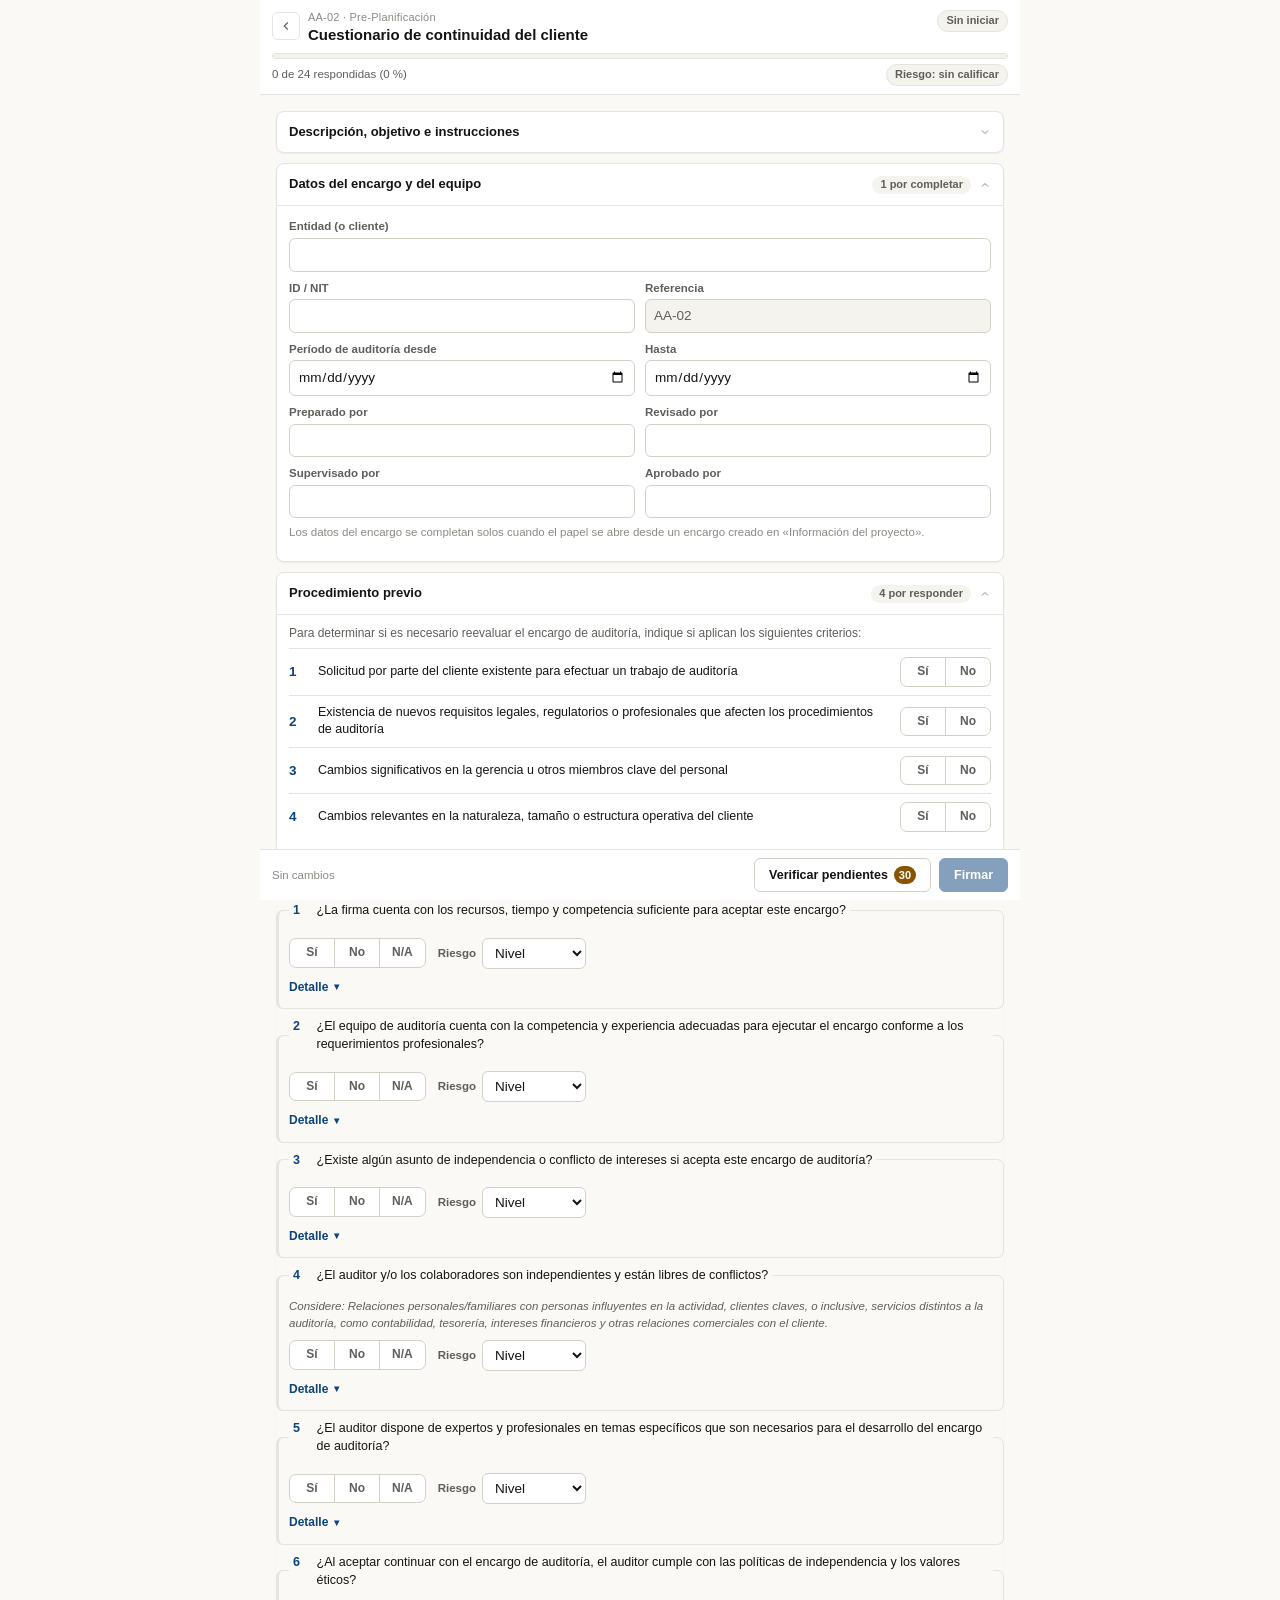
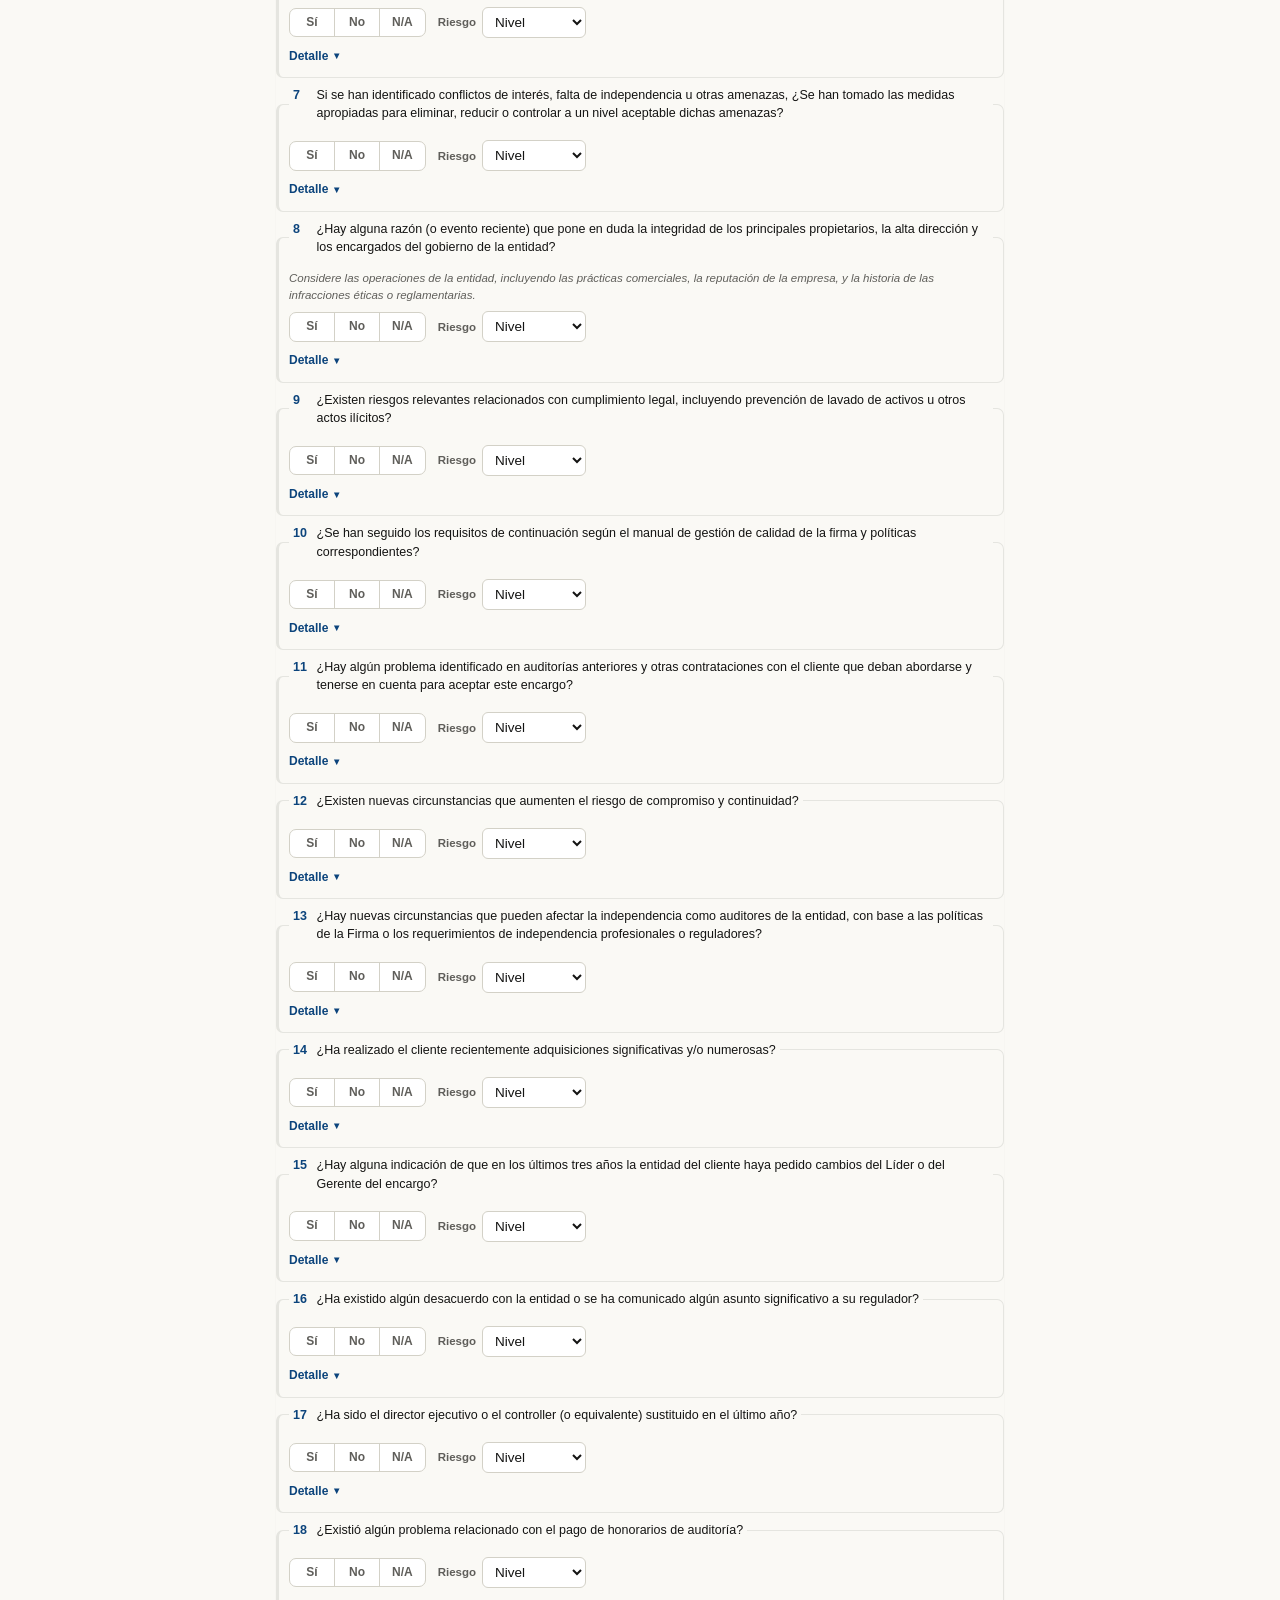
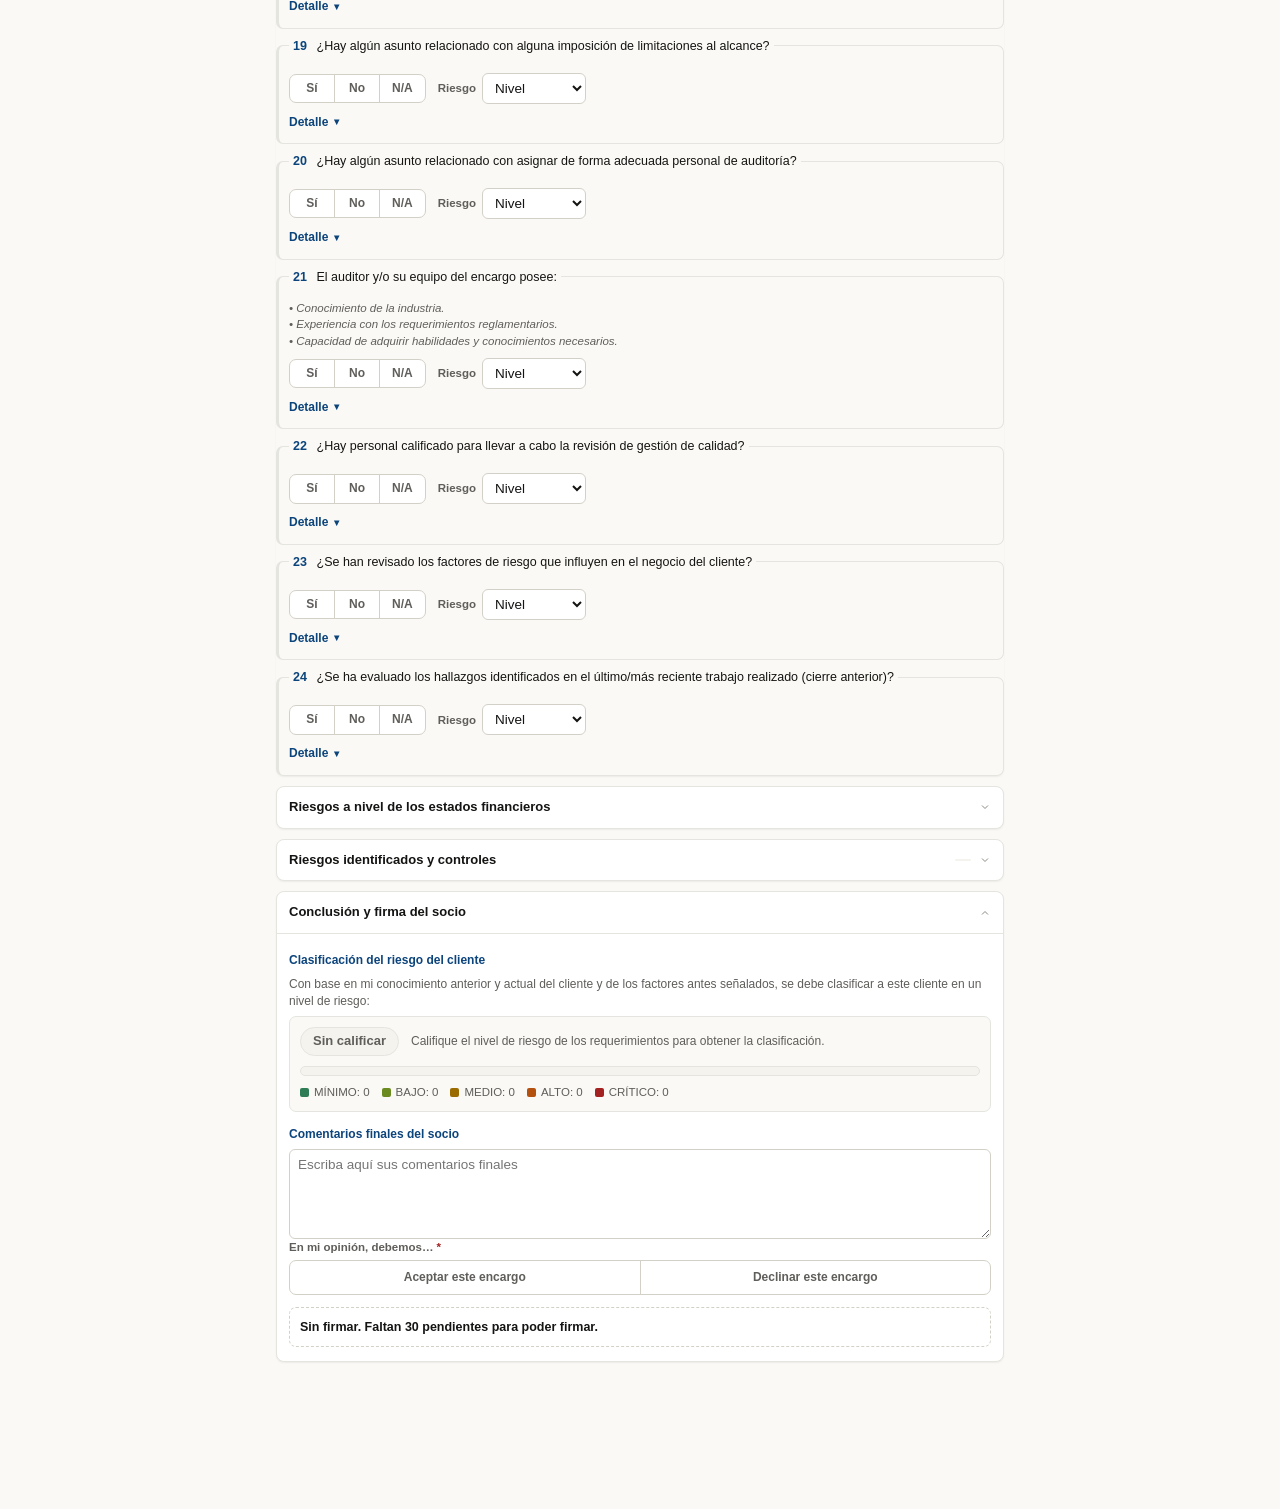
<file: index.html>
<!DOCTYPE html>
<html lang="es">
<head>
    <meta charset="UTF-8" />
    <meta name="viewport" content="width=device-width, initial-scale=1" />
    <meta http-equiv="refresh" content="0; url=aa02-cuestionario.html" />
    <title>Cuestionario de continuidad del cliente</title>
</head>
<body>
    <p>Abriendo el cuestionario… <a href="aa02-cuestionario.html">Continuar</a></p>
    <script>window.location.replace("aa02-cuestionario.html");</script>
</body>
</html>
</file>
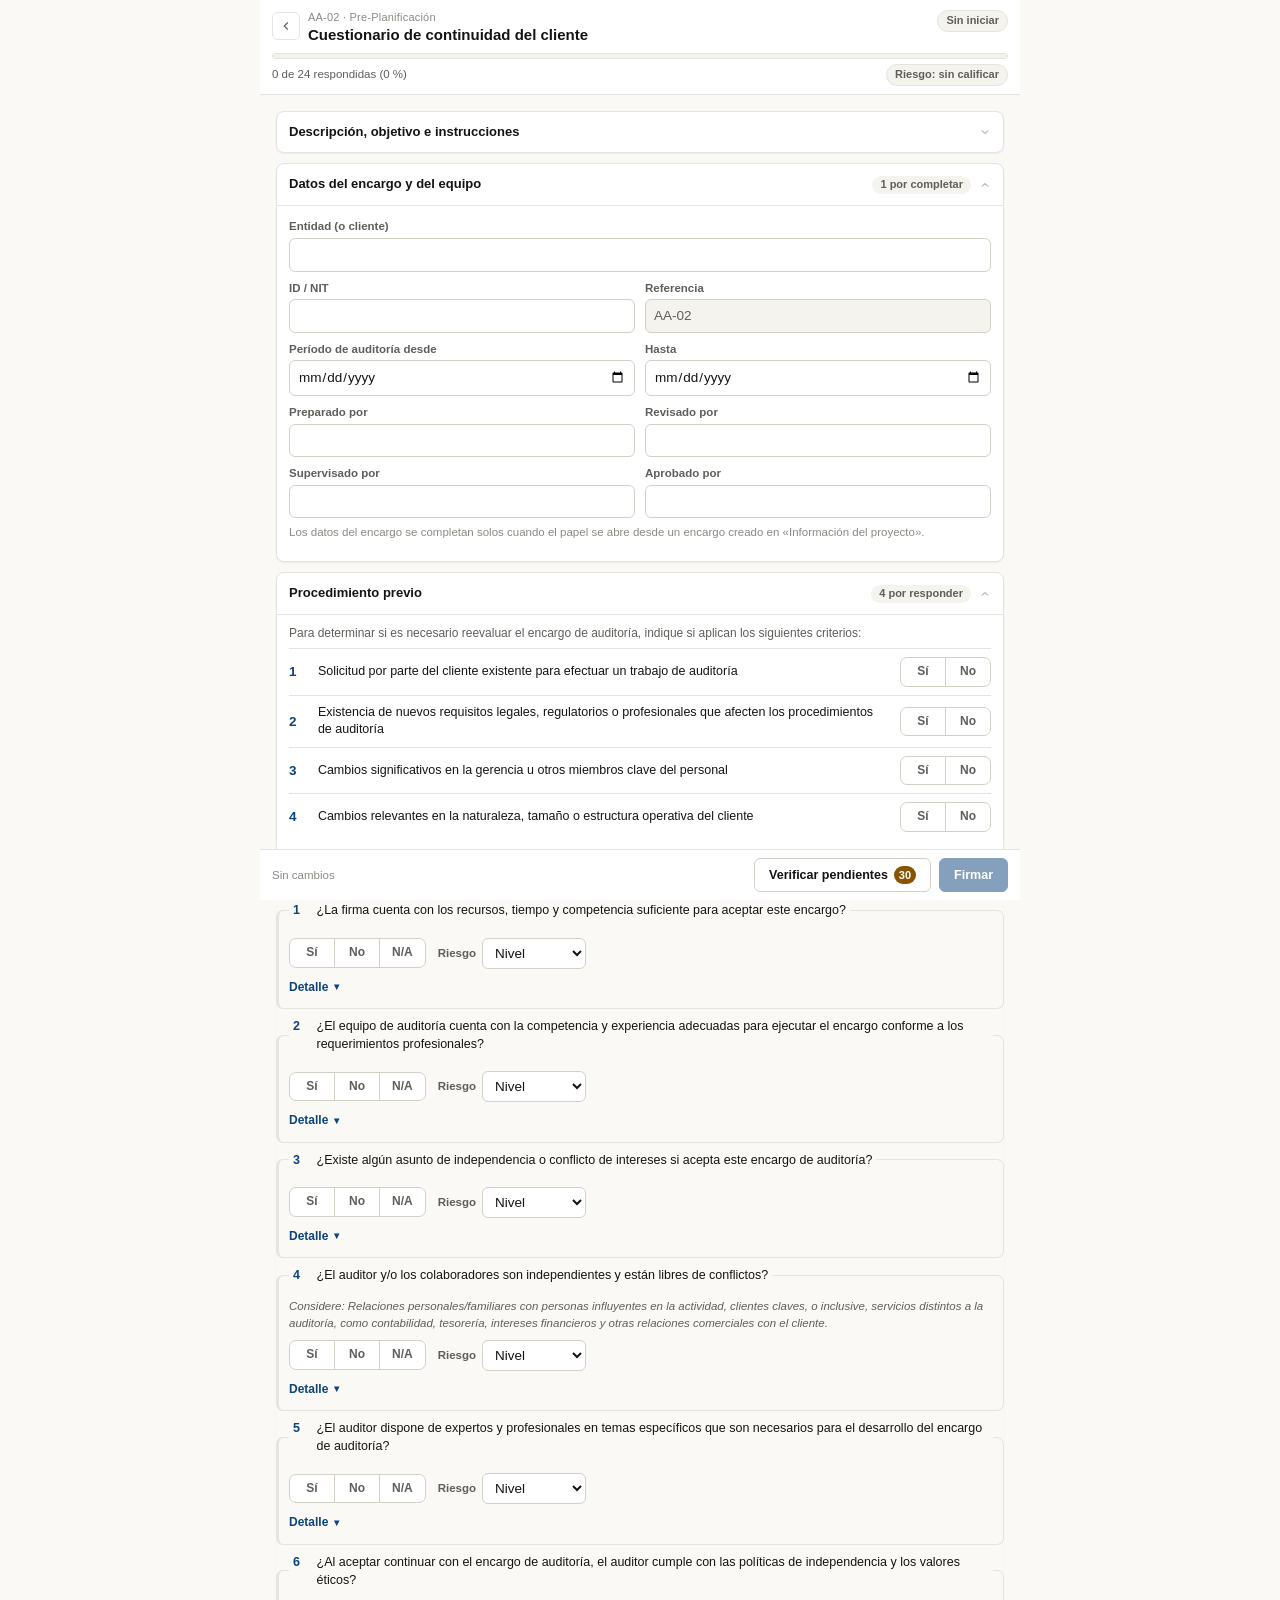
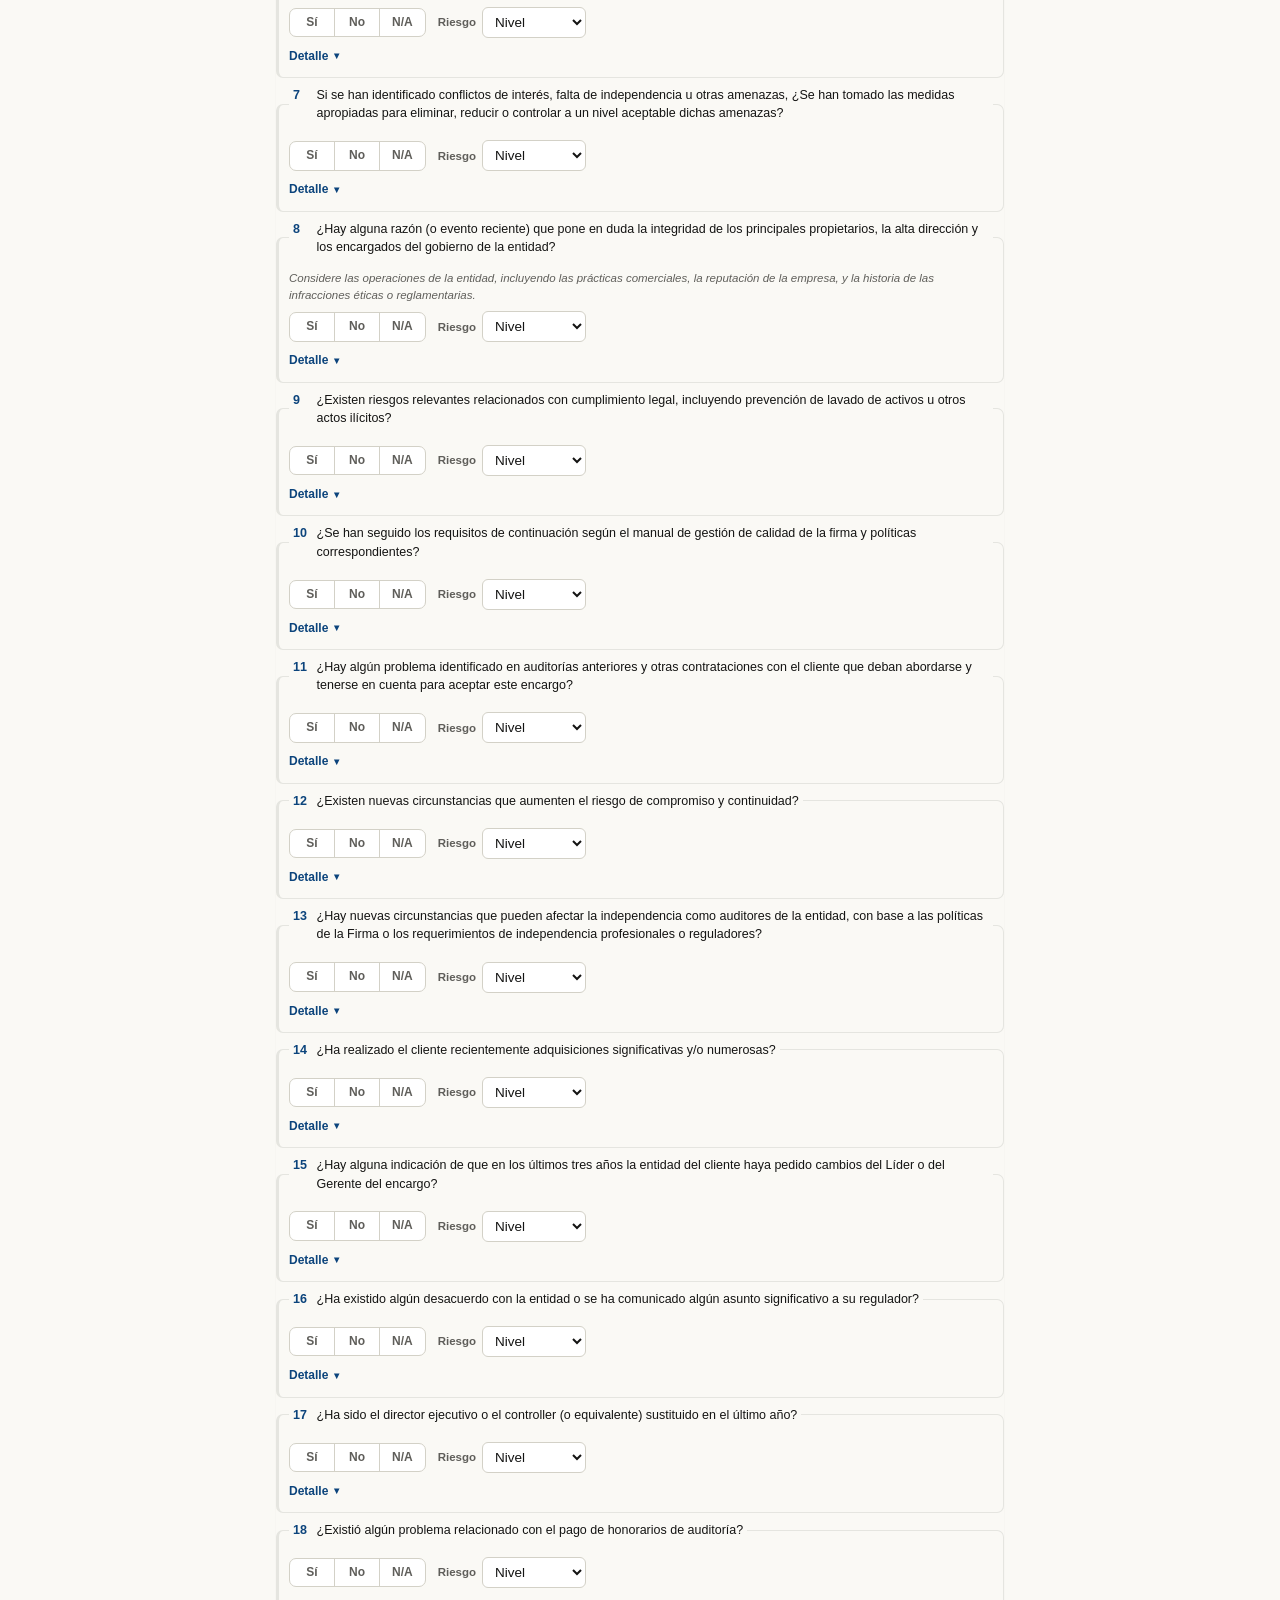
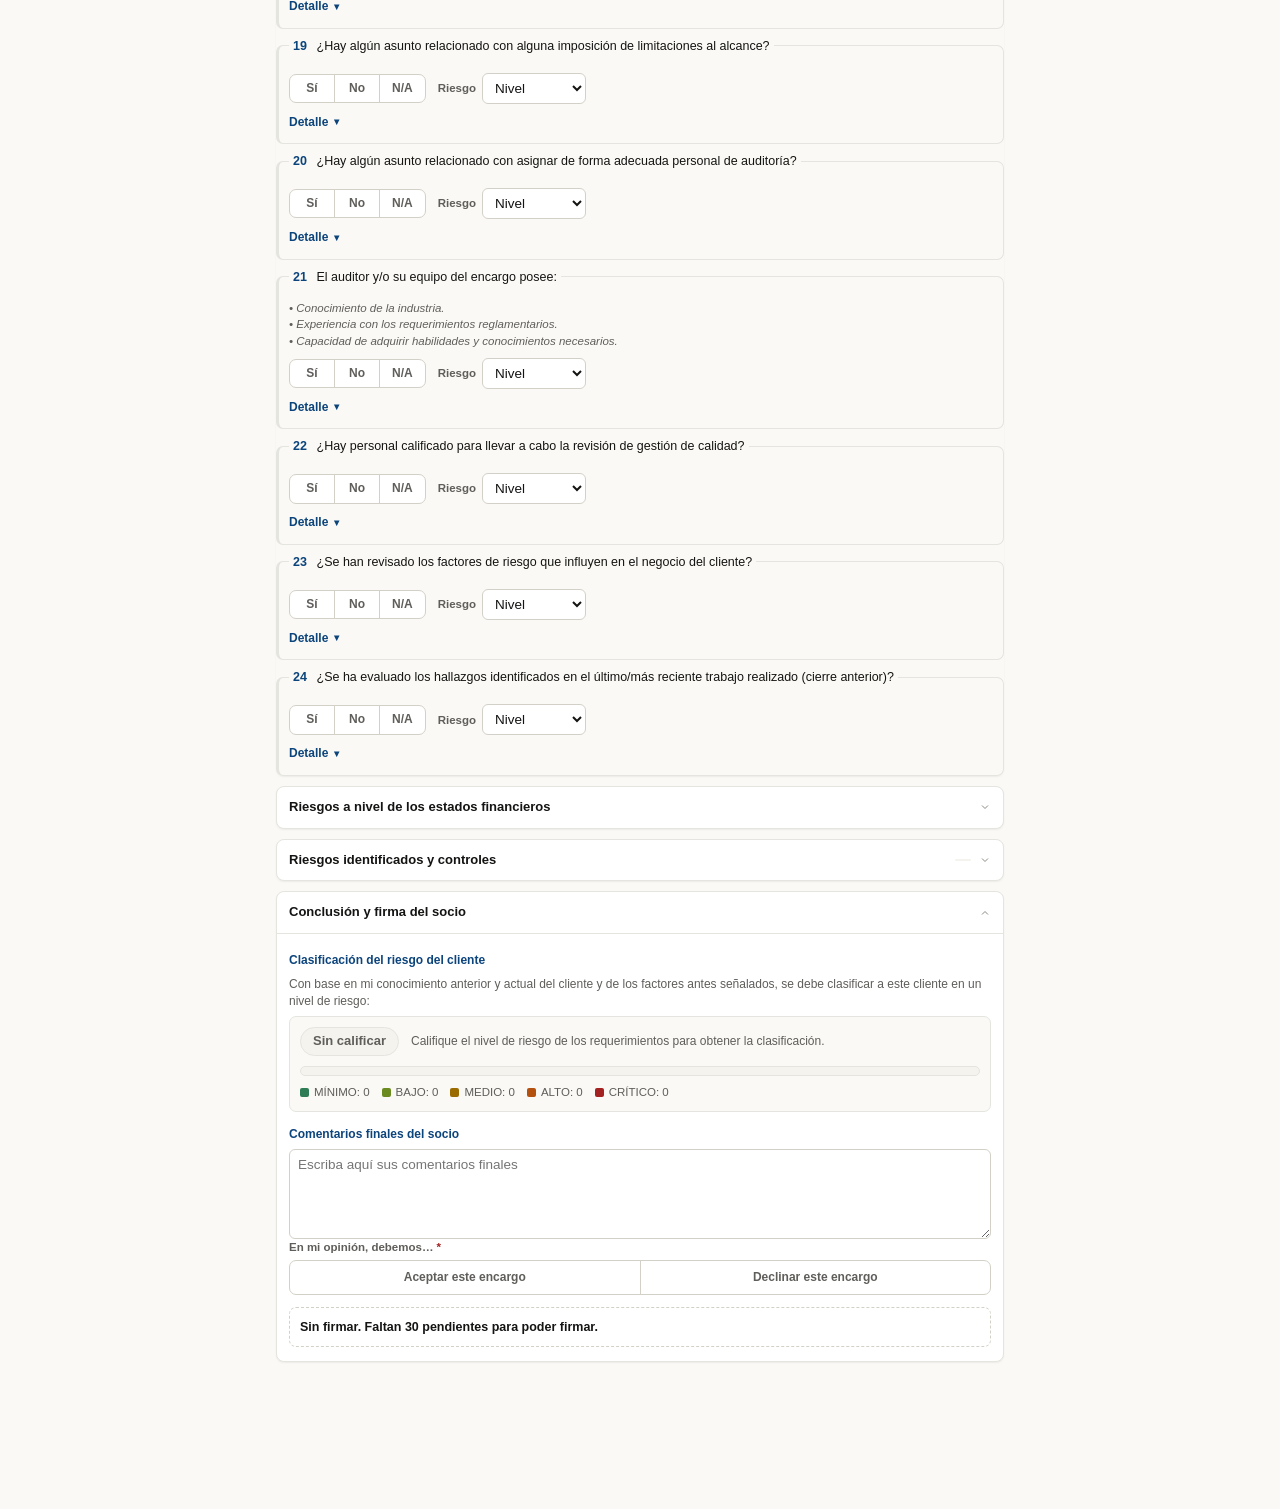
<file: aa02-cuestionario.html>
<!DOCTYPE html>
<html lang="es">

<head>
    <meta charset="UTF-8" />
    <meta http-equiv="X-UA-Compatible" content="IE=Edge" />
    <meta name="viewport" content="width=device-width, initial-scale=1" />
    <title>AuditX — AA-02 Cuestionario de continuidad del cliente</title>

    <!-- Office JavaScript API -->
    <script type="text/javascript" src="https://appsforoffice.microsoft.com/lib/1/hosted/office.js"></script>

    <link href="aa02-cuestionario.css" rel="stylesheet" type="text/css" />
</head>

<body class="aa-body">

    <!--
      Vista del papel AA-02. Se muestra dentro del task pane (≈320–420 px) y también
      funciona en un diálogo ancho. Los 24 requerimientos se generan desde los datos de
      aa02-cuestionario.js (extraídos de la hoja «AA-02 Cuestionario Contin.»);
      aquí solo vive el esqueleto y los textos fijos.
    -->
    <div class="aa" id="aa02" data-estado="borrador">

        <!-- ENCABEZADO FIJO -->
        <header class="aa-top">
            <div class="aa-top-row">
                <button type="button" class="aa-back" id="a2-btnVolver" aria-label="Volver al menú de Pre-Planificación">
                    <svg width="16" height="16" viewBox="0 0 24 24" fill="none" stroke="currentColor" stroke-width="2" aria-hidden="true"><polyline points="15 18 9 12 15 6"></polyline></svg>
                </button>
                <div class="aa-heading">
                    <span class="aa-ref">AA-02 · Pre-Planificación</span>
                    <h1 class="aa-title">Cuestionario de continuidad del cliente</h1>
                </div>
                <span class="aa-chip aa-chip-estado" id="a2-chipEstado" role="status" aria-live="polite">En borrador</span>
            </div>

            <div class="aa-progress" aria-label="Avance del cuestionario">
                <div class="aa-progress-bar" role="progressbar" aria-valuemin="0" aria-valuemax="100" aria-valuenow="0" id="a2-barraAvance">
                    <span class="aa-progress-fill" id="a2-rellenoAvance"></span>
                </div>
                <div class="aa-progress-text">
                    <span id="a2-textoAvance">0 de 0 respondidas</span>
                    <span class="aa-chip aa-chip-riesgo" id="a2-chipRiesgoTop" data-nivel="">Riesgo: sin calificar</span>
                </div>
            </div>
        </header>

        <!-- CONTENIDO -->
        <main class="aa-main" id="a2-contenido">

            <!-- Ayuda: descripción, objetivo, alcance, instrucciones y preguntas frecuentes de la hoja original -->
            <section class="aa-card aa-card-ayuda" aria-labelledby="ayudaTitulo">
                <button type="button" class="aa-card-toggle" id="a2-ayudaToggle" aria-expanded="false" aria-controls="a2-ayudaCuerpo">
                    <span class="aa-card-title" id="a2-ayudaTitulo">Descripción, objetivo e instrucciones</span>
                    <svg class="aa-chev" width="12" height="12" viewBox="0 0 24 24" fill="none" stroke="currentColor" stroke-width="2" aria-hidden="true"><polyline points="6 9 12 15 18 9"></polyline></svg>
                </button>
                <div class="aa-card-body" id="a2-ayudaCuerpo" hidden>
                    <h3 class="aa-h3">Descripción</h3>
                    <p>El Cuestionario de continuidad de clientes es una herramienta diseñada para apoyar al auditor en la evaluación periódica de la relación con un cliente recurrente, antes de continuar con un nuevo encargo de auditoría. Su propósito es ayudar a la firma a identificar cambios significativos, riesgos éticos, operativos o normativos, que pudieran afectar la decisión de seguir prestando servicios al cliente bajo condiciones aceptables de calidad, ética e independencia.</p>

                    <h3 class="aa-h3">Objetivo</h3>
                    <p>Evaluar los posibles riesgos asociados con el cliente, así como:</p>
                    <ul class="aa-list">
                        <li>Identificar cambios relevantes que puedan afectar la valoración del riesgo del encargo.</li>
                        <li>Analizar factores críticos de riesgo que incidan en la decisión de continuar o no con el encargo de auditoría.</li>
                    </ul>

                    <h3 class="aa-h3">Alcance</h3>
                    <p>Este documento debe ser preparado para todos los clientes con quienes se espera renovar el servicio y mantener la continuidad de la relación profesional. Aplica tanto para auditorías recurrentes como para encargos en los que se considere apropiada una reevaluación de la aceptación.</p>

                    <h3 class="aa-h3">Procedimiento</h3>
                    <p>Para saber si hace falta reevaluar el encargo, responda los cuatro criterios del procedimiento previo. Si alguno es «Sí», complete el cuestionario como anexo del memorando de reevaluación.</p>

                    <h3 class="aa-h3">Cómo diligenciarlo</h3>
                    <ol class="aa-list">
                        <li>Lea y analice cada requerimiento y considere si aplica al encargo de auditoría.</li>
                        <li>En cada requerimiento elija una respuesta:
                            <ul class="aa-list aa-list-inner">
                                <li><strong>Sí:</strong> se verificó el cumplimiento del requerimiento.</li>
                                <li><strong>No:</strong> no se cumplió o existe un hallazgo que requiere acción.</li>
                                <li><strong>N/A:</strong> el requerimiento no es relevante para el cliente o el encargo.</li>
                            </ul>
                        </li>
                        <li><strong>Nivel de riesgo:</strong> elija el nivel según el estado del requerimiento. La escala se personaliza desde «Información del proyecto», en Monitoreo y Control.</li>
                        <li><strong>Ref. de P/T:</strong> indique los papeles o archivos que respaldan la evaluación (por ejemplo: entrevistas, bases de datos, informes públicos).</li>
                        <li><strong>Observaciones:</strong> explique situaciones particulares, observaciones relevantes o la justificación de las respuestas «No» o «N/A».</li>
                    </ol>

                    <h3 class="aa-h3">Preguntas frecuentes</h3>
                    <details class="aa-faq">
                        <summary>¿Por qué es necesario evaluar la continuidad de un cliente recurrente antes de iniciar una nueva auditoría?</summary>
                        <p>Es fundamental porque las condiciones del cliente pueden haber cambiado desde el último encargo. La NIA 210 requiere que el auditor determine si existen factores que puedan afectar la aceptación o continuidad, como cambios en la dirección, en los riesgos del negocio o en la relación profesional.</p>
                    </details>
                    <details class="aa-faq">
                        <summary>¿Cada cuánto tiempo debe evaluarse la continuidad de un cliente?</summary>
                        <p>Debe evaluarse anualmente, antes del inicio de cada nuevo encargo, y adicionalmente cuando ocurren cambios relevantes en la entidad, como reestructuraciones, litigios, cambios de gerencia o incidentes éticos.</p>
                    </details>
                    <details class="aa-faq">
                        <summary>¿Qué factores pueden influir en la decisión de no continuar con un cliente recurrente?</summary>
                        <p>Falta de integridad en la dirección, problemas recurrentes de cumplimiento, desacuerdos graves en la auditoría anterior, conflictos de interés no resueltos, cambios en el nivel de riesgo aceptable o imposibilidad de aplicar procedimientos adecuados.</p>
                    </details>
                    <details class="aa-faq">
                        <summary>¿Qué diferencia hay entre evaluar la aceptación de un nuevo cliente y la continuidad de uno existente?</summary>
                        <p>La aceptación se enfoca en establecer una relación inicial, mientras que la continuidad implica una reevaluación periódica del cliente con base en la experiencia obtenida en auditorías anteriores y los riesgos actuales. Ambos procesos siguen principios similares, pero la continuidad exige una revisión crítica del historial del cliente con la firma.</p>
                    </details>
                    <details class="aa-faq">
                        <summary>¿Qué sucede si se detecta una amenaza a la independencia durante la evaluación de continuidad?</summary>
                        <p>No debe continuarse con el encargo hasta que la amenaza sea eliminada o reducida a un nivel aceptable mediante salvaguardas adecuadas. Si no es posible, se debe declinar la continuidad del cliente.</p>
                    </details>
                    <details class="aa-faq">
                        <summary>¿Se puede adaptar este documento a clientes de distintos sectores o tamaños?</summary>
                        <p>Sí. El documento está diseñado con flexibilidad para ser adaptado por materialidad, complejidad o riesgos específicos del cliente. Si bien debe completarse en todas las auditorías, algunos requerimientos pueden marcarse como «No aplica» siempre que exista una justificación técnica clara.</p>
                    </details>
                </div>
            </section>

            <!-- Datos del encargo y del equipo -->
            <section class="aa-card" aria-labelledby="datosTitulo">
                <button type="button" class="aa-card-toggle" id="a2-datosToggle" aria-expanded="true" aria-controls="a2-datosCuerpo">
                    <span class="aa-card-title" id="a2-datosTitulo">Datos del encargo y del equipo</span>
                    <span class="aa-count" id="a2-contadorDatos"></span>
                    <svg class="aa-chev" width="12" height="12" viewBox="0 0 24 24" fill="none" stroke="currentColor" stroke-width="2" aria-hidden="true"><polyline points="6 9 12 15 18 9"></polyline></svg>
                </button>
                <div class="aa-card-body" id="a2-datosCuerpo">
                    <div class="aa-grid">
                        <label class="aa-field aa-span-2">
                            <span class="aa-label">Entidad (o cliente)</span>
                            <input type="text" class="aa-input" data-bind="meta.entidad" autocomplete="off" />
                        </label>
                        <label class="aa-field">
                            <span class="aa-label">ID / NIT</span>
                            <input type="text" class="aa-input" data-bind="meta.nit" autocomplete="off" />
                        </label>
                        <label class="aa-field">
                            <span class="aa-label">Referencia</span>
                            <input type="text" class="aa-input" value="AA-02" readonly tabindex="-1" data-siempre-activo />
                        </label>
                        <label class="aa-field">
                            <span class="aa-label">Período de auditoría desde</span>
                            <input type="date" class="aa-input" data-bind="meta.desde" />
                        </label>
                        <label class="aa-field">
                            <span class="aa-label">Hasta</span>
                            <input type="date" class="aa-input" data-bind="meta.hasta" />
                        </label>
                        <label class="aa-field">
                            <span class="aa-label">Preparado por</span>
                            <input type="text" class="aa-input" data-bind="meta.preparadoPor" autocomplete="off" />
                        </label>
                        <label class="aa-field">
                            <span class="aa-label">Revisado por</span>
                            <input type="text" class="aa-input" data-bind="meta.revisadoPor" autocomplete="off" />
                        </label>
                        <label class="aa-field">
                            <span class="aa-label">Supervisado por</span>
                            <input type="text" class="aa-input" data-bind="meta.supervisadoPor" autocomplete="off" />
                        </label>
                        <label class="aa-field">
                            <span class="aa-label">Aprobado por</span>
                            <input type="text" class="aa-input" data-bind="meta.aprobadoPor" autocomplete="off" />
                        </label>
                    </div>
                    <p class="aa-hint">Los datos del encargo se completan solos cuando el papel se abre desde un encargo creado en «Información del proyecto».</p>
                </div>
            </section>

            <!-- Procedimiento previo: ¿hay que reevaluar al cliente? -->
            <section class="aa-card" aria-labelledby="previoTitulo">
                <button type="button" class="aa-card-toggle" id="a2-previoToggle" aria-expanded="true" aria-controls="a2-previoCuerpo">
                    <span class="aa-card-title" id="a2-previoTitulo">Procedimiento previo</span>
                    <span class="aa-count" id="a2-contadorPrevio"></span>
                    <svg class="aa-chev" width="12" height="12" viewBox="0 0 24 24" fill="none" stroke="currentColor" stroke-width="2" aria-hidden="true"><polyline points="6 9 12 15 18 9"></polyline></svg>
                </button>
                <div class="aa-card-body" id="a2-previoCuerpo">
                    <p class="aa-p-small">Para determinar si es necesario reevaluar el encargo de auditoría, indique si aplican los siguientes criterios:</p>
                    <div class="aa-previo" role="group" aria-label="Criterio 1">
                        <span class="aa-item-num">1</span><span class="aa-item-text">Solicitud por parte del cliente existente para efectuar un trabajo de auditoría</span>
                        <div class="aa-seg" role="radiogroup" aria-label="Respuesta al criterio 1">
                            <label class="aa-seg-opt aa-opt-si"><input type="radio" name="previo-c1" value="SI" data-bind="previo.c1" /><span>Sí</span></label>
                            <label class="aa-seg-opt aa-opt-no"><input type="radio" name="previo-c1" value="NO" data-bind="previo.c1" /><span>No</span></label>
                        </div>
                    </div>
                    <div class="aa-previo" role="group" aria-label="Criterio 2">
                        <span class="aa-item-num">2</span><span class="aa-item-text">Existencia de nuevos requisitos legales, regulatorios o profesionales que afecten los procedimientos de auditoría</span>
                        <div class="aa-seg" role="radiogroup" aria-label="Respuesta al criterio 2">
                            <label class="aa-seg-opt aa-opt-si"><input type="radio" name="previo-c2" value="SI" data-bind="previo.c2" /><span>Sí</span></label>
                            <label class="aa-seg-opt aa-opt-no"><input type="radio" name="previo-c2" value="NO" data-bind="previo.c2" /><span>No</span></label>
                        </div>
                    </div>
                    <div class="aa-previo" role="group" aria-label="Criterio 3">
                        <span class="aa-item-num">3</span><span class="aa-item-text">Cambios significativos en la gerencia u otros miembros clave del personal</span>
                        <div class="aa-seg" role="radiogroup" aria-label="Respuesta al criterio 3">
                            <label class="aa-seg-opt aa-opt-si"><input type="radio" name="previo-c3" value="SI" data-bind="previo.c3" /><span>Sí</span></label>
                            <label class="aa-seg-opt aa-opt-no"><input type="radio" name="previo-c3" value="NO" data-bind="previo.c3" /><span>No</span></label>
                        </div>
                    </div>
                    <div class="aa-previo" role="group" aria-label="Criterio 4">
                        <span class="aa-item-num">4</span><span class="aa-item-text">Cambios relevantes en la naturaleza, tamaño o estructura operativa del cliente</span>
                        <div class="aa-seg" role="radiogroup" aria-label="Respuesta al criterio 4">
                            <label class="aa-seg-opt aa-opt-si"><input type="radio" name="previo-c4" value="SI" data-bind="previo.c4" /><span>Sí</span></label>
                            <label class="aa-seg-opt aa-opt-no"><input type="radio" name="previo-c4" value="NO" data-bind="previo.c4" /><span>No</span></label>
                        </div>
                    </div>
                    <p class="aa-notice" id="a2-resultadoPrevio" role="status" hidden></p>
                </div>
            </section>

            <!-- Los 24 requerimientos se generan aquí -->
            <div class="aa-block-title" id="a2-tituloRequerimientos">
                <h2>Requerimientos</h2>
                <span class="aa-hint" id="a2-resumenRequerimientos"></span>
            </div>
            <div class="aa-sections" id="a2-secciones" aria-live="polite"></div>

            <!-- Riesgos a nivel de estados financieros -->
            <section class="aa-card" aria-labelledby="eeffTitulo">
                <button type="button" class="aa-card-toggle" id="a2-eeffToggle" aria-expanded="false" aria-controls="a2-eeffCuerpo">
                    <span class="aa-card-title" id="a2-eeffTitulo">Riesgos a nivel de los estados financieros</span>
                    <svg class="aa-chev" width="12" height="12" viewBox="0 0 24 24" fill="none" stroke="currentColor" stroke-width="2" aria-hidden="true"><polyline points="6 9 12 15 18 9"></polyline></svg>
                </button>
                <div class="aa-card-body" id="a2-eeffCuerpo" hidden>
                    <h3 class="aa-h3">Descripción del riesgo</h3>
                    <div id="a2-listaRiesgosEEFF" class="aa-stack"></div>
                    <button type="button" class="aa-btn aa-btn-ghost" id="a2-btnAgregarRiesgoEEFF">+ Agregar riesgo</button>

                    <h3 class="aa-h3">Efecto de los controles a nivel de entidad y de los riesgos a nivel de los estados financieros en nuestra auditoría</h3>
                    <label class="aa-field">
                        <span class="aa-label">Efecto en nuestra estrategia de auditoría</span>
                        <textarea class="aa-textarea" rows="3" data-bind="eeff.estrategia"></textarea>
                    </label>
                    <label class="aa-field">
                        <span class="aa-label">Efecto en nuestro enfoque de auditoría planificado para cuentas y divulgaciones significativas</span>
                        <textarea class="aa-textarea" rows="3" data-bind="eeff.enfoque"></textarea>
                    </label>
                </div>
            </section>

            <!-- Riesgos identificados -->
            <section class="aa-card" aria-labelledby="regTitulo">
                <button type="button" class="aa-card-toggle" id="a2-regToggle" aria-expanded="false" aria-controls="a2-regCuerpo">
                    <span class="aa-card-title" id="a2-regTitulo">Riesgos identificados y controles</span>
                    <span class="aa-count" id="a2-contadorRegistro"></span>
                    <svg class="aa-chev" width="12" height="12" viewBox="0 0 24 24" fill="none" stroke="currentColor" stroke-width="2" aria-hidden="true"><polyline points="6 9 12 15 18 9"></polyline></svg>
                </button>
                <div class="aa-card-body" id="a2-regCuerpo" hidden>
                    <div id="a2-listaRegistro" class="aa-stack"></div>
                    <button type="button" class="aa-btn aa-btn-ghost" id="a2-btnAgregarRegistro">+ Agregar riesgo identificado</button>
                    <p class="aa-hint">Hasta 12 riesgos, como en el papel original. En el Add-in estos riesgos alimentan la matriz central de riesgos del encargo.</p>
                </div>
            </section>

            <!-- Conclusión -->
            <section class="aa-card aa-card-conclusion" aria-labelledby="concTitulo">
                <button type="button" class="aa-card-toggle" id="a2-concToggle" aria-expanded="true" aria-controls="a2-concCuerpo">
                    <span class="aa-card-title" id="a2-concTitulo">Conclusión y firma del socio</span>
                    <svg class="aa-chev" width="12" height="12" viewBox="0 0 24 24" fill="none" stroke="currentColor" stroke-width="2" aria-hidden="true"><polyline points="6 9 12 15 18 9"></polyline></svg>
                </button>
                <div class="aa-card-body" id="a2-concCuerpo">

                    <h3 class="aa-h3">Clasificación del riesgo del cliente</h3>
                    <p class="aa-p-small">Con base en mi conocimiento anterior y actual del cliente y de los factores antes señalados, se debe clasificar a este cliente en un nivel de riesgo:</p>
                    <div class="aa-riesgo-box" id="a2-cajaRiesgo">
                        <div class="aa-riesgo-main">
                            <span class="aa-chip aa-chip-riesgo aa-chip-lg" id="a2-chipRiesgo" data-nivel="">Sin calificar</span>
                            <span class="aa-riesgo-detalle" id="a2-detalleRiesgo">Califique el nivel de riesgo de los requerimientos para obtener la clasificación.</span>
                        </div>
                        <div class="aa-dist" id="a2-distribucionRiesgo" role="img" aria-label="Distribución de requerimientos por nivel de riesgo"></div>
                        <ul class="aa-dist-legend" id="a2-leyendaRiesgo"></ul>
                    </div>

                    <h3 class="aa-h3">Comentarios finales del socio</h3>
                    <label class="aa-field">
                        <span class="aa-label aa-sr">Comentarios finales del socio</span>
                        <textarea class="aa-textarea" rows="4" data-bind="conclusion.comentarios" placeholder="Escriba aquí sus comentarios finales"></textarea>
                    </label>

                    <fieldset class="aa-field aa-fieldset-inline">
                        <legend class="aa-label">En mi opinión, debemos… <abbr class="aa-req" title="Obligatorio">*</abbr></legend>
                        <div class="aa-seg aa-seg-decision" role="radiogroup">
                            <label class="aa-seg-opt"><input type="radio" name="a2-decision" value="Aceptar" data-bind="conclusion.decision" /><span>Aceptar este encargo</span></label>
                            <label class="aa-seg-opt"><input type="radio" name="a2-decision" value="Declinar" data-bind="conclusion.decision" /><span>Declinar este encargo</span></label>
                        </div>
                    </fieldset>

                    <p class="aa-notice aa-notice-warn" id="a2-avisoRiesgoAlto" hidden>La clasificación del cliente es alta o crítica. Documente en los comentarios del socio por qué se continúa con el encargo.</p>

                    <!-- Firma -->
                    <div class="aa-firma" id="a2-bloqueFirma">
                        <div class="aa-firma-estado" id="a2-firmaEstado">Sin firmar.</div>
                        <div class="aa-firma-confirma" id="a2-firmaConfirma" hidden>
                            <p>Va a firmar como <strong id="a2-firmaNombre"></strong>. Al firmar, el papel queda bloqueado; si luego se modifica, la firma se invalida.</p>
                            <div class="aa-row-btns">
                                <button type="button" class="aa-btn aa-btn-primary" id="a2-btnConfirmarFirma">Confirmar firma</button>
                                <button type="button" class="aa-btn aa-btn-ghost" id="a2-btnCancelarFirma">Cancelar</button>
                            </div>
                        </div>
                        <div class="aa-firma-reabrir" id="a2-firmaReabrirConfirma" hidden>
                            <p>Reabrir el papel invalida la firma actual y deja constancia en el historial.</p>
                            <div class="aa-row-btns">
                                <button type="button" class="aa-btn aa-btn-danger" id="a2-btnConfirmarReabrir" data-siempre-activo>Reabrir y editar</button>
                                <button type="button" class="aa-btn aa-btn-ghost" id="a2-btnCancelarReabrir" data-siempre-activo>Cancelar</button>
                            </div>
                        </div>
                    </div>
                </div>
            </section>

            <!-- Panel de pendientes (se abre con «Verificar pendientes») -->
            <section class="aa-card aa-pendientes" id="a2-panelPendientes" aria-labelledby="pendTitulo" hidden>
                <div class="aa-pend-head">
                    <h2 class="aa-card-title" id="a2-pendTitulo">Pendientes</h2>
                    <button type="button" class="aa-btn aa-btn-ghost aa-btn-sm" id="a2-btnCerrarPendientes" data-siempre-activo>Cerrar</button>
                </div>
                <div id="a2-pendCuerpo"></div>
            </section>

        </main>

        <!-- BARRA DE ACCIONES FIJA -->
        <footer class="aa-bar">
            <span class="aa-save" id="a2-estadoGuardado" role="status" aria-live="polite">Sin cambios</span>
            <div class="aa-bar-btns">
                <button type="button" class="aa-btn aa-btn-ghost" id="a2-btnPendientes" data-siempre-activo>
                    Verificar pendientes <span class="aa-badge" id="a2-badgePendientes" hidden>0</span>
                </button>
                <button type="button" class="aa-btn aa-btn-primary" id="a2-btnFirmar" disabled>Firmar</button>
            </div>
        </footer>
    </div>

    <!-- PLANTILLAS -->

    <template id="a2-tpl-seccion">
        <section class="aa-sec">
            <h2 class="aa-sec-h">
                <button type="button" class="aa-sec-toggle" aria-expanded="false">
                    <span class="aa-sec-num"></span>
                    <span class="aa-sec-title"></span>
                    <span class="aa-count"></span>
                    <svg class="aa-chev" width="12" height="12" viewBox="0 0 24 24" fill="none" stroke="currentColor" stroke-width="2" aria-hidden="true"><polyline points="6 9 12 15 18 9"></polyline></svg>
                </button>
            </h2>
            <div class="aa-sec-body" hidden></div>
        </section>
    </template>

    <!-- Requerimiento que se responde -->
    <template id="a2-tpl-item">
        <fieldset class="aa-item" data-id="">
            <legend class="aa-item-legend">
                <span class="aa-item-num"></span>
                <span class="aa-item-text"></span>
            </legend>
            <p class="aa-item-nota" hidden></p>
            <p class="aa-item-ayuda" hidden></p>

            <div class="aa-item-ctrls">
                <div class="aa-seg aa-seg-resp" role="radiogroup" aria-label="Respuesta">
                    <label class="aa-seg-opt aa-opt-si"><input type="radio" value="SI" data-campo="r" /><span>Sí</span></label>
                    <label class="aa-seg-opt aa-opt-no"><input type="radio" value="NO" data-campo="r" /><span>No</span></label>
                    <label class="aa-seg-opt aa-opt-na"><input type="radio" value="NA" data-campo="r" /><span>N/A</span></label>
                </div>
                <label class="aa-field aa-field-inline aa-riesgo-sel" data-tipo="riesgo">
                    <span class="aa-label">Riesgo</span>
                    <select class="aa-select" data-campo="riesgo"></select>
                </label>
            </div>

            <button type="button" class="aa-detalle-toggle" aria-expanded="false">
                <span>Detalle</span>
                <span class="aa-dot" hidden aria-label="Con información"></span>
            </button>
            <div class="aa-detalle" hidden>
                <label class="aa-field">
                    <span class="aa-label">Ref. de P/T</span>
                    <input type="text" class="aa-input" data-campo="ref" autocomplete="off" />
                </label>
                <label class="aa-field">
                    <span class="aa-label">Observaciones</span>
                    <textarea class="aa-textarea" rows="3" data-campo="com" placeholder="Información relevante, respuestas afirmativas detalladas o soporte de mitigación del riesgo"></textarea>
                </label>
            </div>
        </fieldset>
    </template>

    <!-- Texto sin respuesta (encabezado de grupo o nota) -->
    <template id="a2-tpl-info">
        <div class="aa-info">
            <span class="aa-item-num"></span>
            <span class="aa-item-text"></span>
        </div>
    </template>

    <template id="a2-tpl-riesgo-eeff">
        <div class="aa-row-item">
            <label class="aa-field">
                <span class="aa-label aa-sr">Descripción del riesgo</span>
                <textarea class="aa-textarea" rows="2" placeholder="Describa el riesgo"></textarea>
            </label>
            <button type="button" class="aa-icon-btn" aria-label="Quitar este riesgo">
                <svg width="14" height="14" viewBox="0 0 24 24" fill="none" stroke="currentColor" stroke-width="2" aria-hidden="true"><line x1="18" y1="6" x2="6" y2="18"></line><line x1="6" y1="6" x2="18" y2="18"></line></svg>
            </button>
        </div>
    </template>

    <template id="a2-tpl-registro">
        <fieldset class="aa-reg">
            <legend class="aa-reg-legend">
                <span class="aa-reg-num"></span>
                <button type="button" class="aa-icon-btn" aria-label="Quitar este riesgo identificado">
                    <svg width="14" height="14" viewBox="0 0 24 24" fill="none" stroke="currentColor" stroke-width="2" aria-hidden="true"><line x1="18" y1="6" x2="6" y2="18"></line><line x1="6" y1="6" x2="18" y2="18"></line></svg>
                </button>
            </legend>
            <label class="aa-field">
                <span class="aa-label">Descripción del riesgo</span>
                <textarea class="aa-textarea" rows="2" data-campo="descripcion"></textarea>
            </label>
            <div class="aa-grid">
                <label class="aa-field">
                    <span class="aa-label">Tipo de riesgo</span>
                    <select class="aa-select" data-campo="tipo"></select>
                </label>
                <label class="aa-field">
                    <span class="aa-label">Nivel de riesgo</span>
                    <select class="aa-select" data-campo="nivel"></select>
                </label>
                <label class="aa-field aa-span-2">
                    <span class="aa-label">Control identificado</span>
                    <input type="text" class="aa-input" data-campo="control" autocomplete="off" />
                </label>
                <label class="aa-field">
                    <span class="aa-label">Frecuencia del control</span>
                    <select class="aa-select" data-campo="frecuencia"></select>
                </label>
                <label class="aa-field">
                    <span class="aa-label">Ref. P/T</span>
                    <input type="text" class="aa-input" data-campo="refPT" autocomplete="off" />
                </label>
            </div>
        </fieldset>
    </template>

    <script src="aa02-cuestionario.js"></script>
</body>

</html>
</file>
<file: aa02-cuestionario.css>
/*
 * AuditX — AA-02 Cuestionario de aceptación del cliente
 * Estilos de la vista del papel. Reutilizan la paleta del menú de Pre-Planificación
 * (fondo cálido, acento azul #378ADD) y se adaptan a task pane (≈320 px) y a diálogo ancho.
 */

:root {
    --page-bg: #faf9f5;
    --surface: #ffffff;
    --surface-2: #f4f3ee;
    --border: #e5e5e0;
    --border-strong: #d3d1c7;
    --text: #141413;
    --text-muted: #5f5e5a;
    --text-faint: #8a8a84;
    --accent: #378add;
    --accent-strong: #0c447c;
    --accent-bg: #e6f1fb;
    --ok: #1f6f4a;
    --ok-bg: #e4f3ea;
    --warn: #8a5300;
    --warn-bg: #fff1d6;
    --danger: #a32121;
    --danger-bg: #fbe4e4;

    /* Escala ordinal de riesgo: del 1 (mínimo) al 5 (crítico). Cada nivel lleva siempre su texto. */
    --r1: #2f7d57; --r1-bg: #e1f1e8;
    --r2: #6b8a1f; --r2-bg: #edf3d6;
    --r3: #9a6b00; --r3-bg: #fdf0c9;
    --r4: #b4510f; --r4-bg: #fde6d3;
    --r5: #a32121; --r5-bg: #f9d9d9;

    --radius: 8px;
    --shadow: 0 1px 2px rgba(20, 20, 19, 0.06);
    --font: "Segoe UI", -apple-system, "Helvetica Neue", Arial, sans-serif;
}

@media (prefers-color-scheme: dark) {
    :root {
        --page-bg: #1b1b19;
        --surface: #242422;
        --surface-2: #2d2d2a;
        --border: #3a3a36;
        --border-strong: #4d4d47;
        --text: #f1efe8;
        --text-muted: #c2c0b6;
        --text-faint: #98968c;
        --accent: #6fb1ee;
        --accent-strong: #b5d8f7;
        --accent-bg: #1f3347;
        --ok: #7fd1a3; --ok-bg: #1d3a2b;
        --warn: #f0c36a; --warn-bg: #3d3216;
        --danger: #f29b9b; --danger-bg: #442020;
        --r1: #7fd1a3; --r1-bg: #1d3a2b;
        --r2: #c3dc7a; --r2-bg: #32391a;
        --r3: #f0c36a; --r3-bg: #3d3216;
        --r4: #f4a56e; --r4-bg: #43271a;
        --r5: #f29b9b; --r5-bg: #442020;
        --shadow: none;
    }
}

*, *::before, *::after { box-sizing: border-box; }

html, body { margin: 0; padding: 0; width: 100%; height: 100%; }

.aa-body {
    background: var(--page-bg);
    color: var(--text);
    font-family: var(--font);
    font-size: 13px;
    line-height: 1.45;
    -webkit-text-size-adjust: 100%;
}

.aa {
    display: flex;
    flex-direction: column;
    min-height: 100%;
    max-width: 760px;
    margin: 0 auto;
}

button, input, select, textarea { font: inherit; color: inherit; }
button { cursor: pointer; }
:focus-visible { outline: 2px solid var(--accent); outline-offset: 2px; }
[hidden] { display: none !important; }

.aa-sr {
    position: absolute; width: 1px; height: 1px; padding: 0; margin: -1px;
    overflow: hidden; clip: rect(0, 0, 0, 0); white-space: nowrap; border: 0;
}

/* ---------- Encabezado fijo ---------- */
.aa-top {
    position: sticky; top: 0; z-index: 5;
    background: var(--surface);
    border-bottom: 1px solid var(--border);
    padding: 10px 12px 8px;
}
.aa-top-row { display: flex; align-items: flex-start; gap: 8px; }
.aa-back {
    flex: none; width: 28px; height: 28px; margin-top: 2px;
    display: inline-flex; align-items: center; justify-content: center;
    background: transparent; border: 1px solid var(--border); border-radius: 6px; color: var(--text-muted);
}
.aa-back:hover { background: var(--surface-2); }
.aa-heading { flex: 1; min-width: 0; }
.aa-ref { display: block; font-size: 11px; color: var(--text-faint); letter-spacing: 0.02em; }
.aa-title { margin: 0; font-size: 15px; line-height: 1.25; font-weight: 600; }

.aa-chip {
    display: inline-flex; align-items: center; gap: 4px;
    padding: 2px 8px; border-radius: 999px; font-size: 11px; font-weight: 600;
    background: var(--surface-2); color: var(--text-muted); border: 1px solid var(--border);
    white-space: nowrap;
}
.aa-chip-lg { font-size: 13px; padding: 4px 12px; }
.aa-chip-estado[data-estado="completo"] { background: var(--accent-bg); color: var(--accent-strong); border-color: transparent; }
.aa-chip-estado[data-estado="firmado"]  { background: var(--ok-bg); color: var(--ok); border-color: transparent; }
.aa-chip-estado[data-estado="invalida"] { background: var(--danger-bg); color: var(--danger); border-color: transparent; }

.aa-chip-riesgo[data-nivel="1"] { background: var(--r1-bg); color: var(--r1); border-color: transparent; }
.aa-chip-riesgo[data-nivel="2"] { background: var(--r2-bg); color: var(--r2); border-color: transparent; }
.aa-chip-riesgo[data-nivel="3"] { background: var(--r3-bg); color: var(--r3); border-color: transparent; }
.aa-chip-riesgo[data-nivel="4"] { background: var(--r4-bg); color: var(--r4); border-color: transparent; }
.aa-chip-riesgo[data-nivel="5"] { background: var(--r5-bg); color: var(--r5); border-color: transparent; }

.aa-progress { margin-top: 8px; }
.aa-progress-bar { height: 6px; border-radius: 999px; background: var(--surface-2); overflow: hidden; border: 1px solid var(--border); }
.aa-progress-fill { display: block; height: 100%; width: 0; background: var(--accent); transition: width 0.25s ease; }
.aa-progress-text { display: flex; justify-content: space-between; align-items: center; gap: 8px; margin-top: 5px; font-size: 11.5px; color: var(--text-muted); }

/* ---------- Contenido ---------- */
.aa-main { flex: 1; padding: 12px 12px 96px; display: flex; flex-direction: column; gap: 10px; }

.aa-card {
    background: var(--surface); border: 1px solid var(--border); border-radius: var(--radius); box-shadow: var(--shadow);
}
.aa-card-toggle, .aa-sec-toggle {
    width: 100%; display: flex; align-items: center; gap: 8px; text-align: left;
    padding: 11px 12px; background: transparent; border: 0; border-radius: var(--radius);
}
.aa-card-toggle:hover, .aa-sec-toggle:hover { background: var(--surface-2); }
.aa-card-title { flex: 1; font-size: 13px; font-weight: 600; margin: 0; }
.aa-card-body { padding: 4px 12px 14px; border-top: 1px solid var(--row-border, var(--border)); }
.aa-chev { flex: none; color: var(--text-faint); transition: transform 0.15s ease; }
[aria-expanded="true"] > .aa-chev { transform: rotate(180deg); }

.aa-count { font-size: 11px; font-weight: 600; color: var(--text-muted); background: var(--surface-2); border-radius: 999px; padding: 1px 8px; white-space: nowrap; }
.aa-count[data-completo="true"] { background: var(--ok-bg); color: var(--ok); }

.aa-h3 { margin: 14px 0 6px; font-size: 12px; font-weight: 600; color: var(--accent-strong); text-transform: none; }
.aa-card-body p { margin: 6px 0; }
.aa-p-small { font-size: 12px; color: var(--text-muted); }
.aa-list { margin: 6px 0 6px 18px; padding: 0; }
.aa-list li { margin: 3px 0; }
.aa-list-inner { margin-top: 4px; list-style: disc; }
.aa-hint { font-size: 11.5px; color: var(--text-faint); font-weight: 400; }

.aa-faq { border-top: 1px solid var(--border); padding: 6px 0; }
.aa-faq summary { cursor: pointer; font-weight: 600; font-size: 12px; }
.aa-faq p { color: var(--text-muted); font-size: 12px; }

.aa-block-title { display: flex; align-items: baseline; justify-content: space-between; gap: 8px; margin: 8px 2px 0; }
.aa-block-title h2 { margin: 0; font-size: 13px; font-weight: 600; }

/* ---------- Formularios ---------- */
.aa-grid { display: grid; grid-template-columns: repeat(2, minmax(0, 1fr)); gap: 8px 10px; margin-top: 8px; }
.aa-span-2 { grid-column: 1 / -1; }
@media (max-width: 360px) { .aa-grid { grid-template-columns: 1fr; } }

.aa-field { display: flex; flex-direction: column; gap: 3px; margin: 0; padding: 0; border: 0; min-width: 0; }
.aa-field-inline { flex-direction: row; align-items: center; gap: 6px; }
.aa-label { font-size: 11.5px; font-weight: 600; color: var(--text-muted); padding: 0; }
.aa-req { color: var(--danger); text-decoration: none; }

.aa-input, .aa-select, .aa-textarea {
    width: 100%; padding: 6px 8px; background: var(--surface); color: var(--text);
    border: 1px solid var(--border-strong); border-radius: 6px; min-height: 30px;
}
.aa-textarea { resize: vertical; line-height: 1.4; }
.aa-input[readonly] { background: var(--surface-2); color: var(--text-muted); }
.aa-input:disabled, .aa-select:disabled, .aa-textarea:disabled { background: var(--surface-2); color: var(--text-muted); cursor: not-allowed; }
.aa-field-invalid .aa-input, .aa-field-invalid .aa-textarea, .aa-field-invalid .aa-select { border-color: var(--danger); }

.aa-fieldset-inline { border: 0; padding: 0; margin: 0; }
.aa-fieldset-inline > .aa-label { margin-bottom: 4px; }

/* Control segmentado (radios) */
.aa-seg { display: inline-flex; border: 1px solid var(--border-strong); border-radius: 7px; overflow: hidden; background: var(--surface); }
.aa-seg-opt { position: relative; margin: 0; }
.aa-seg-opt + .aa-seg-opt { border-left: 1px solid var(--border-strong); }
.aa-seg-opt input { position: absolute; opacity: 0; inset: 0; margin: 0; cursor: pointer; }
.aa-seg-opt span { display: block; padding: 5px 12px; min-width: 44px; text-align: center; font-weight: 600; font-size: 12px; color: var(--text-muted); }
.aa-seg-opt:hover span { background: var(--surface-2); }
.aa-seg-opt input:focus-visible + span { outline: 2px solid var(--accent); outline-offset: -2px; }
.aa-seg-opt input:checked + span { background: var(--accent-bg); color: var(--accent-strong); }
.aa-opt-no input:checked + span { background: var(--warn-bg); color: var(--warn); }
.aa-opt-na input:checked + span { background: var(--surface-2); color: var(--text); }
.aa-seg-decision { display: flex; width: 100%; }
.aa-seg-decision .aa-seg-opt { flex: 1; }
.aa-seg-decision .aa-seg-opt span { padding: 8px 10px; }

/* ---------- Secciones de requerimientos ---------- */
.aa-sections { display: flex; flex-direction: column; gap: 8px; }
.aa-sec { background: var(--surface); border: 1px solid var(--border); border-radius: var(--radius); box-shadow: var(--shadow); }
.aa-sec-h { margin: 0; font-size: inherit; }
.aa-sec-num {
    flex: none; width: 22px; height: 22px; border-radius: 50%; background: var(--surface-2); color: var(--text-muted);
    display: inline-flex; align-items: center; justify-content: center; font-size: 11px; font-weight: 700;
}
.aa-sec-title { flex: 1; font-size: 12.5px; font-weight: 600; text-transform: none; }
.aa-sec-body { padding: 2px 10px 10px; border-top: 1px solid var(--border); display: flex; flex-direction: column; gap: 8px; }

.aa-item {
    margin: 0; padding: 10px; border: 1px solid var(--border); border-left-width: 3px; border-radius: 7px; background: var(--page-bg);
    min-width: 0;
}
.aa-item[data-resp="SI"] { border-left-color: var(--accent); }
.aa-item[data-resp="NO"] { border-left-color: var(--warn); background: var(--warn-bg); }
.aa-item[data-resp="NA"] { border-left-color: var(--border-strong); }
.aa-item-legend { padding: 0 4px; font-size: 12.5px; display: flex; gap: 6px; max-width: 100%; }
.aa-item-num { flex: none; font-weight: 700; color: var(--accent-strong); min-width: 1.4em; }
.aa-item-text { font-weight: 500; }
.aa-item-nota, .aa-item-ayuda { margin: 4px 0 0; font-size: 11.5px; color: var(--text-muted); font-style: italic; }
.aa-item-ayuda { font-style: normal; }
.aa-item-ctrls { display: flex; flex-wrap: wrap; align-items: center; gap: 8px 12px; margin-top: 8px; }
.aa-riesgo-sel .aa-select { width: auto; min-width: 104px; }
.aa-riesgo-sel[data-nivel="1"] .aa-select { border-color: var(--r1); }
.aa-riesgo-sel[data-nivel="2"] .aa-select { border-color: var(--r2); }
.aa-riesgo-sel[data-nivel="3"] .aa-select { border-color: var(--r3); }
.aa-riesgo-sel[data-nivel="4"] .aa-select { border-color: var(--r4); }
.aa-riesgo-sel[data-nivel="5"] .aa-select { border-color: var(--r5); }

.aa-detalle-toggle {
    display: inline-flex; align-items: center; gap: 6px; margin-top: 8px; padding: 2px 0;
    background: none; border: 0; color: var(--accent-strong); font-size: 12px; font-weight: 600;
}
.aa-detalle-toggle::after { content: "▾"; font-size: 10px; transition: transform 0.15s ease; }
.aa-detalle-toggle[aria-expanded="true"]::after { transform: rotate(180deg); }
.aa-dot { width: 7px; height: 7px; border-radius: 50%; background: var(--accent); display: inline-block; }
.aa-detalle { display: flex; flex-direction: column; gap: 8px; margin-top: 6px; }

.aa-info { display: flex; gap: 6px; padding: 8px 10px; background: var(--surface-2); border-radius: 7px; font-size: 12.5px; }
.aa-info .aa-item-text { font-weight: 600; }
.aa-info.is-nota .aa-item-text { font-weight: 400; color: var(--text-muted); font-style: italic; }
.aa-grupo { display: flex; flex-direction: column; gap: 6px; }
.aa-grupo-hijos { display: flex; flex-direction: column; gap: 6px; margin-left: 8px; padding-left: 8px; border-left: 2px solid var(--border); }

.aa-item.is-pendiente-foco { box-shadow: 0 0 0 2px var(--accent); }

/* ---------- Listas dinámicas ---------- */
.aa-stack { display: flex; flex-direction: column; gap: 8px; margin-bottom: 8px; }
.aa-row-item { display: flex; gap: 6px; align-items: flex-start; }
.aa-row-item .aa-field { flex: 1; }
.aa-reg { margin: 0; padding: 8px 10px 10px; border: 1px solid var(--border); border-radius: 7px; background: var(--page-bg); min-width: 0; }
.aa-reg-legend { display: flex; align-items: center; gap: 8px; padding: 0 4px; font-weight: 700; font-size: 12px; color: var(--accent-strong); }
.aa-icon-btn {
    flex: none; width: 26px; height: 26px; display: inline-flex; align-items: center; justify-content: center;
    background: transparent; border: 1px solid var(--border-strong); border-radius: 6px; color: var(--text-muted);
}
.aa-icon-btn:hover:not(:disabled) { background: var(--danger-bg); color: var(--danger); border-color: transparent; }
.aa-icon-btn:disabled { opacity: 0.45; cursor: not-allowed; }

/* ---------- Conclusión ---------- */
.aa-riesgo-box { border: 1px solid var(--border); border-radius: 7px; padding: 10px; background: var(--page-bg); }
.aa-riesgo-main { display: flex; flex-wrap: wrap; align-items: center; gap: 8px 12px; }
.aa-riesgo-detalle { font-size: 12px; color: var(--text-muted); flex: 1; min-width: 160px; }
.aa-dist { display: flex; height: 10px; margin-top: 10px; border-radius: 999px; overflow: hidden; background: var(--surface-2); border: 1px solid var(--border); }
.aa-dist span { display: block; height: 100%; }
.aa-dist .d1 { background: var(--r1); } .aa-dist .d2 { background: var(--r2); } .aa-dist .d3 { background: var(--r3); }
.aa-dist .d4 { background: var(--r4); } .aa-dist .d5 { background: var(--r5); }
.aa-dist-legend { list-style: none; display: flex; flex-wrap: wrap; gap: 4px 12px; margin: 8px 0 0; padding: 0; font-size: 11.5px; color: var(--text-muted); }
.aa-dist-legend li { display: inline-flex; align-items: center; gap: 5px; }
.aa-dist-legend i { width: 9px; height: 9px; border-radius: 2px; display: inline-block; }

.aa-decl { border: 1px solid var(--border); border-radius: 7px; padding: 8px 10px; margin: 12px 0; }
.aa-decl legend { padding: 0 4px; }
.aa-check { display: flex; gap: 8px; align-items: flex-start; margin: 6px 0; font-size: 12.5px; }
.aa-check input { margin-top: 2px; flex: none; width: 15px; height: 15px; }

.aa-notice { margin: 8px 0; padding: 8px 10px; border-radius: 7px; background: var(--accent-bg); color: var(--accent-strong); font-size: 12px; }
.aa-notice-warn { background: var(--warn-bg); color: var(--warn); }

.aa-firma { margin-top: 12px; padding: 10px; border: 1px dashed var(--border-strong); border-radius: 7px; }
.aa-firma-estado { font-size: 12.5px; font-weight: 600; }
.aa-firma[data-firma="firmado"] { border-style: solid; border-color: var(--ok); background: var(--ok-bg); }
.aa-firma[data-firma="firmado"] .aa-firma-estado { color: var(--ok); }
.aa-firma[data-firma="invalida"] { border-style: solid; border-color: var(--danger); background: var(--danger-bg); }
.aa-firma[data-firma="invalida"] .aa-firma-estado { color: var(--danger); }
.aa-firma-confirma p, .aa-firma-reabrir p { margin: 8px 0; font-size: 12px; }
.aa-row-btns { display: flex; flex-wrap: wrap; gap: 8px; }

/* ---------- Pendientes ---------- */
.aa-pendientes { padding: 10px 12px; border-color: var(--accent); }
.aa-pend-head { display: flex; align-items: center; justify-content: space-between; }
.aa-pend-grupo { margin: 10px 0 0; font-size: 12px; font-weight: 700; }
.aa-pend-lista { list-style: none; margin: 4px 0 0; padding: 0; display: flex; flex-direction: column; gap: 4px; }
.aa-pend-lista button {
    width: 100%; text-align: left; padding: 6px 8px; border: 1px solid var(--border); border-radius: 6px; background: var(--page-bg); font-size: 12px;
}
.aa-pend-lista button:hover { background: var(--surface-2); }
.aa-pend-ok { margin: 8px 0 0; padding: 8px 10px; background: var(--ok-bg); color: var(--ok); border-radius: 7px; font-weight: 600; }

/* ---------- Botones y barra inferior ---------- */
.aa-btn {
    display: inline-flex; align-items: center; justify-content: center; gap: 6px;
    padding: 7px 14px; border-radius: 6px; border: 1px solid var(--border-strong); background: var(--surface); font-weight: 600; font-size: 12.5px;
}
.aa-btn:hover:not(:disabled) { background: var(--surface-2); }
.aa-btn:disabled { opacity: 0.5; cursor: not-allowed; }
.aa-btn-primary { background: var(--accent-strong); border-color: var(--accent-strong); color: #fff; }
.aa-btn-primary:hover:not(:disabled) { background: var(--accent); border-color: var(--accent); }
.aa-btn-danger { background: var(--danger); border-color: var(--danger); color: #fff; }
.aa-btn-ghost { background: transparent; }
.aa-btn-sm { padding: 3px 10px; font-size: 12px; }
@media (prefers-color-scheme: dark) { .aa-btn-primary, .aa-btn-danger { color: #141413; } .aa-btn-primary { background: var(--accent); border-color: var(--accent); } }

.aa-badge { min-width: 18px; padding: 0 5px; border-radius: 999px; background: var(--warn); color: #fff; font-size: 11px; line-height: 18px; text-align: center; }
@media (prefers-color-scheme: dark) { .aa-badge { color: #141413; } }

.aa-bar {
    position: sticky; bottom: 0; z-index: 5; margin-top: auto;
    display: flex; align-items: center; justify-content: space-between; gap: 8px; flex-wrap: wrap;
    padding: 8px 12px; background: var(--surface); border-top: 1px solid var(--border);
}
.aa-save { font-size: 11.5px; color: var(--text-faint); }
.aa-save[data-estado="error"] { color: var(--danger); font-weight: 600; }
.aa-bar-btns { display: flex; gap: 8px; margin-left: auto; }

/* ---------- Ajustes ---------- */
@media (prefers-reduced-motion: reduce) {
    .aa-progress-fill, .aa-chev, .aa-detalle-toggle::after { transition: none; }
}

@media (min-width: 560px) {
    .aa-body { font-size: 13.5px; }
    .aa-main { padding: 16px 16px 96px; }
}


/* ---- AA-02: procedimiento previo y bloque plano de requerimientos ---- */
.aa-previo { margin: 0; padding: 8px 0; border-top: 1px solid var(--border); display: flex; align-items: center; justify-content: space-between; gap: 10px; }
.aa-previo-legend { display: contents; }
.aa-previo .aa-item-num { flex: 0 0 auto; }
.aa-previo .aa-item-text { flex: 1 1 auto; font-size: 12.5px; line-height: 1.4; }
.aa-previo .aa-seg { flex: 0 0 auto; }
.aa-item-nota { white-space: pre-line; }
.aa-sec.is-plana { border: 0; background: transparent; }
.aa-sec.is-plana > .aa-sec-h { display: none; }
.aa-sec.is-plana > .aa-sec-body { padding: 0; border: 0; }
</file>
